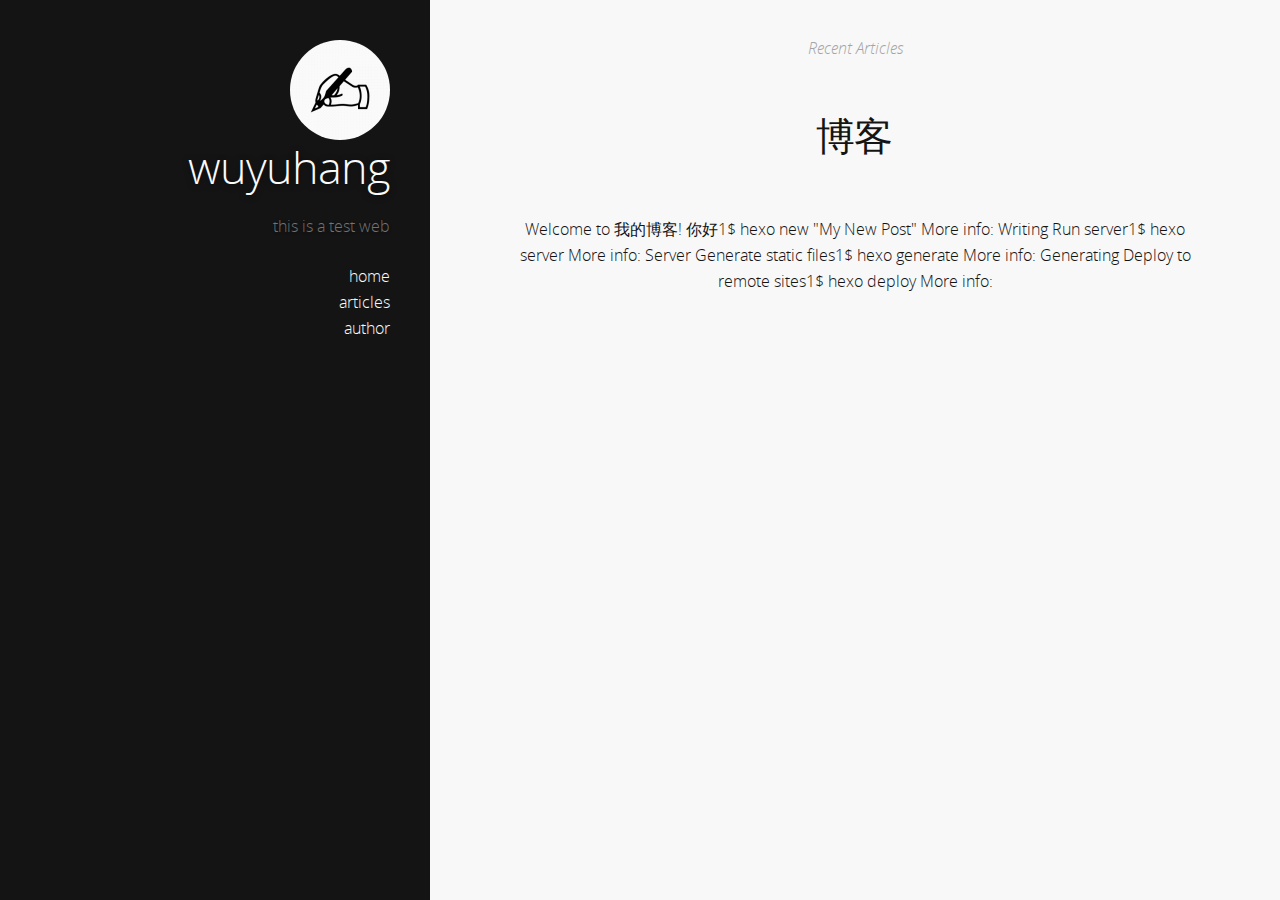
<file: index.html>
<!DOCTYPE html><html lang="en-us"><head><meta charset="UTF-8"><meta http-equiv="X-UA-Compatible" content="IE=edge,chrome=1"><title>wuyuhang</title><meta name="description"><meta name="generator" content="wuyuhang"><meta name="author" content="JMSWYH"><meta name="keywords" content="blog"><meta name="HandheldFriendly" content="True"><meta name="MobileOptimized" content="320"><meta name="viewport" content="width=device-width,initial-scale=1.0,maximum-scale=1,user-scalable=0"><link rel="stylesheet" type="text/css" href="/styles/screen.css"><link rel="apple-touch-icon" sizes="57x57" href="/images/apple-touch-icon-57x57.png"><link rel="apple-touch-icon" sizes="60x60" href="/images/apple-touch-icon-60x60.png"><link rel="apple-touch-icon" sizes="72x72" href="/images/apple-touch-icon-72x72.png"><link rel="apple-touch-icon" sizes="76x76" href="/images/apple-touch-icon-76x76.png"><link rel="apple-touch-icon" sizes="114x114" href="/images/apple-touch-icon-114x114.png"><link rel="apple-touch-icon" sizes="120x120" href="/images/apple-touch-icon-120x120.png"><link rel="apple-touch-icon" sizes="144x144" href="/images/apple-touch-icon-144x144.png"><link rel="apple-touch-icon" sizes="152x152" href="/images/apple-touch-icon-152x152.png"><link rel="apple-touch-icon" sizes="180x180" href="/images/apple-touch-icon-180x180.png"><link rel="icon" type="image/png" sizes="16x16" href="/images/favicon-16x16.png"><link rel="icon" type="image/png" sizes="32x32" href="/images/favicon-32x32.png"><link rel="icon" type="image/png" sizes="96x96" href="/images/favicon-96x96.png"><link rel="icon" type="image/png" sizes="128x128" href="/images/favicon-128.png"><link rel="icon" type="image/png" sizes="196x196" href="/images/favicon-196x196.png"><meta name="msapplication-TileColor" content="#FFFFFF"><meta name="msapplication-TileImage" content="mstile-144x144.png"><meta name="msapplication-square70x70logo" content="mstile-70x70.png"><meta name="msapplication-square150x150logo" content="mstile-150x150.png"><meta name="msapplication-wide310x150logo" content="mstile-310x150.png"><meta name="msapplication-square310x310logo" content="mstile-310x310.png"><link rel="stylesheet" href="/css/prism.css" type="text/css"></head><body itemscope itemtype="https://schema.org/WebPage"><header itemscope itemtype="https://schema.org/WPHeader"><div class="logo"></div><h1><a href="/" alt="wuyuhang" title="wuyuhang" itemprop="headline">wuyuhang</a></h1><p itemprop="description">this is a test web</p><nav itemscope itemtype="https://schema.org/SiteNavigationElement"><ul><li itemprop="name"><a href="/ " alt="home" title="home" itemprop="url">home</a></li><li itemprop="name"><a href="/articles" alt="articles" title="articles" itemprop="url">articles</a></li><li itemprop="name"><a href="/author" alt="author" title="author" itemprop="url">author</a></li></ul></nav><div class="space"></div></header><main itemscope itemtype="https://schema.org/Blog"><h4 class="page-title">Recent Articles</h4><a href="/2020/04/14/hello-world/" class="article"><article itemscope itemprop="blogPost" itemtype="https://schema.org/BlogPosting" class="item"><h2 itemprop="headline">博客</h2><span class="post-meta"></span><p itemprop="text" class="post-excerpt">Welcome to 我的博客! 
你好1$ hexo new &quot;My New Post&quot;

More info: Writing
Run server1$ hexo server

More info: Server
Generate static files1$ hexo generate

More info: Generating
Deploy to remote sites1$ hexo deploy

More info: </p></article></a></main></body></html>
</file>
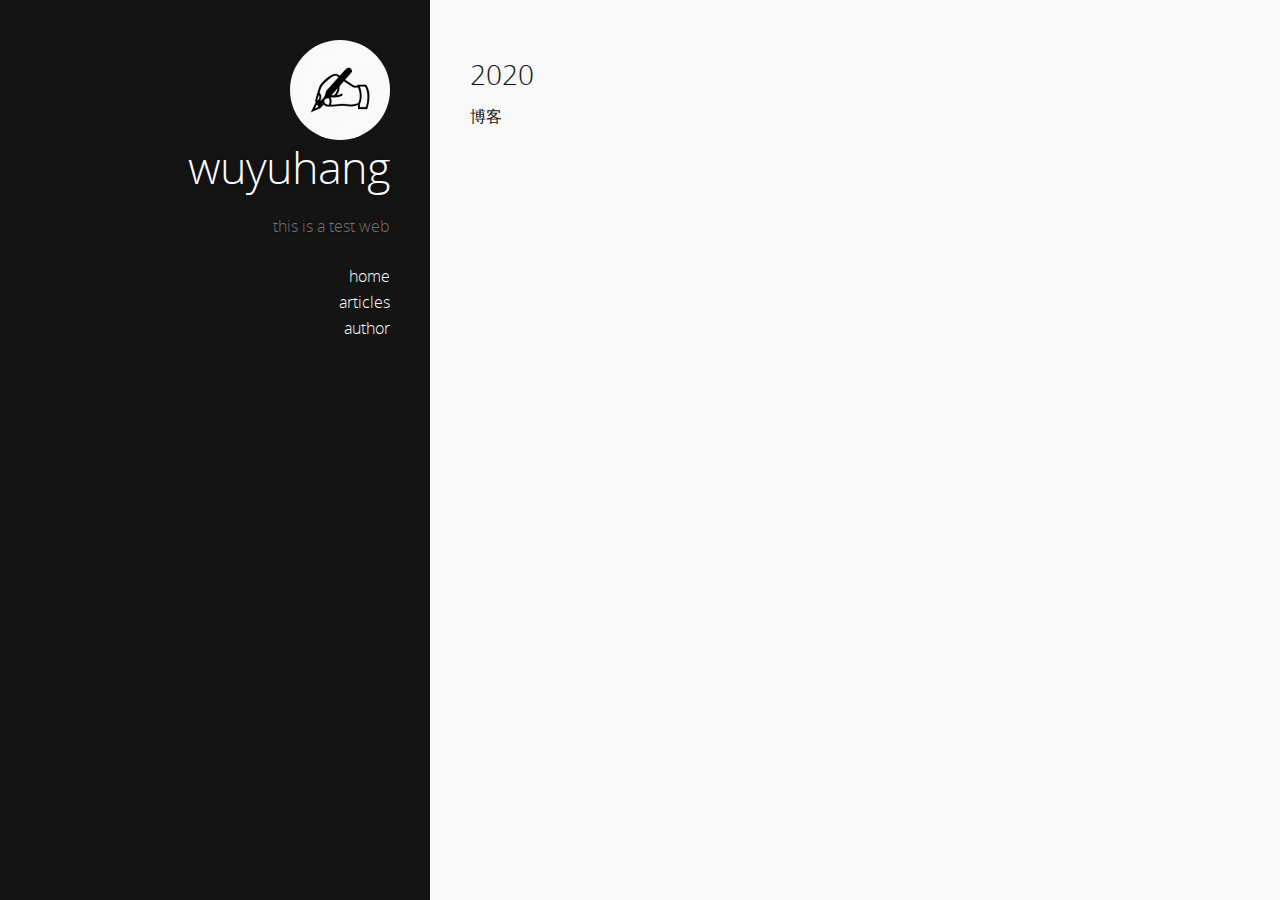
<file: archives/index.html>
<!DOCTYPE html><html lang="en-us"><head><meta charset="UTF-8"><meta http-equiv="X-UA-Compatible" content="IE=edge,chrome=1"><title>wuyuhang</title><meta name="description"><meta name="generator" content="wuyuhang"><meta name="author" content="JMSWYH"><meta name="keywords" content="blog"><meta name="HandheldFriendly" content="True"><meta name="MobileOptimized" content="320"><meta name="viewport" content="width=device-width,initial-scale=1.0,maximum-scale=1,user-scalable=0"><link rel="stylesheet" type="text/css" href="/styles/screen.css"><link rel="apple-touch-icon" sizes="57x57" href="/images/apple-touch-icon-57x57.png"><link rel="apple-touch-icon" sizes="60x60" href="/images/apple-touch-icon-60x60.png"><link rel="apple-touch-icon" sizes="72x72" href="/images/apple-touch-icon-72x72.png"><link rel="apple-touch-icon" sizes="76x76" href="/images/apple-touch-icon-76x76.png"><link rel="apple-touch-icon" sizes="114x114" href="/images/apple-touch-icon-114x114.png"><link rel="apple-touch-icon" sizes="120x120" href="/images/apple-touch-icon-120x120.png"><link rel="apple-touch-icon" sizes="144x144" href="/images/apple-touch-icon-144x144.png"><link rel="apple-touch-icon" sizes="152x152" href="/images/apple-touch-icon-152x152.png"><link rel="apple-touch-icon" sizes="180x180" href="/images/apple-touch-icon-180x180.png"><link rel="icon" type="image/png" sizes="16x16" href="/images/favicon-16x16.png"><link rel="icon" type="image/png" sizes="32x32" href="/images/favicon-32x32.png"><link rel="icon" type="image/png" sizes="96x96" href="/images/favicon-96x96.png"><link rel="icon" type="image/png" sizes="128x128" href="/images/favicon-128.png"><link rel="icon" type="image/png" sizes="196x196" href="/images/favicon-196x196.png"><meta name="msapplication-TileColor" content="#FFFFFF"><meta name="msapplication-TileImage" content="mstile-144x144.png"><meta name="msapplication-square70x70logo" content="mstile-70x70.png"><meta name="msapplication-square150x150logo" content="mstile-150x150.png"><meta name="msapplication-wide310x150logo" content="mstile-310x150.png"><meta name="msapplication-square310x310logo" content="mstile-310x310.png"><link rel="stylesheet" href="/css/prism.css" type="text/css"></head><body itemscope itemtype="https://schema.org/WebPage"><header itemscope itemtype="https://schema.org/WPHeader"><div class="logo"></div><h1><a href="/" alt="wuyuhang" title="wuyuhang" itemprop="headline">wuyuhang</a></h1><p itemprop="description">this is a test web</p><nav itemscope itemtype="https://schema.org/SiteNavigationElement"><ul><li itemprop="name"><a href="/ " alt="home" title="home" itemprop="url">home</a></li><li itemprop="name"><a href="/articles" alt="articles" title="articles" itemprop="url">articles</a></li><li itemprop="name"><a href="/author" alt="author" title="author" itemprop="url">author</a></li></ul></nav><div class="space"></div></header><main itemscope itemtype="https://schema.org/Blog"><article class="full"><h1 itemprop="headline"></h1><h4>2020</h4><ul><li itemprop="name"><a href="/2020/04/14/hello-world/" itemprop="url">博客</a></li></ul></article></main></body></html>
</file>
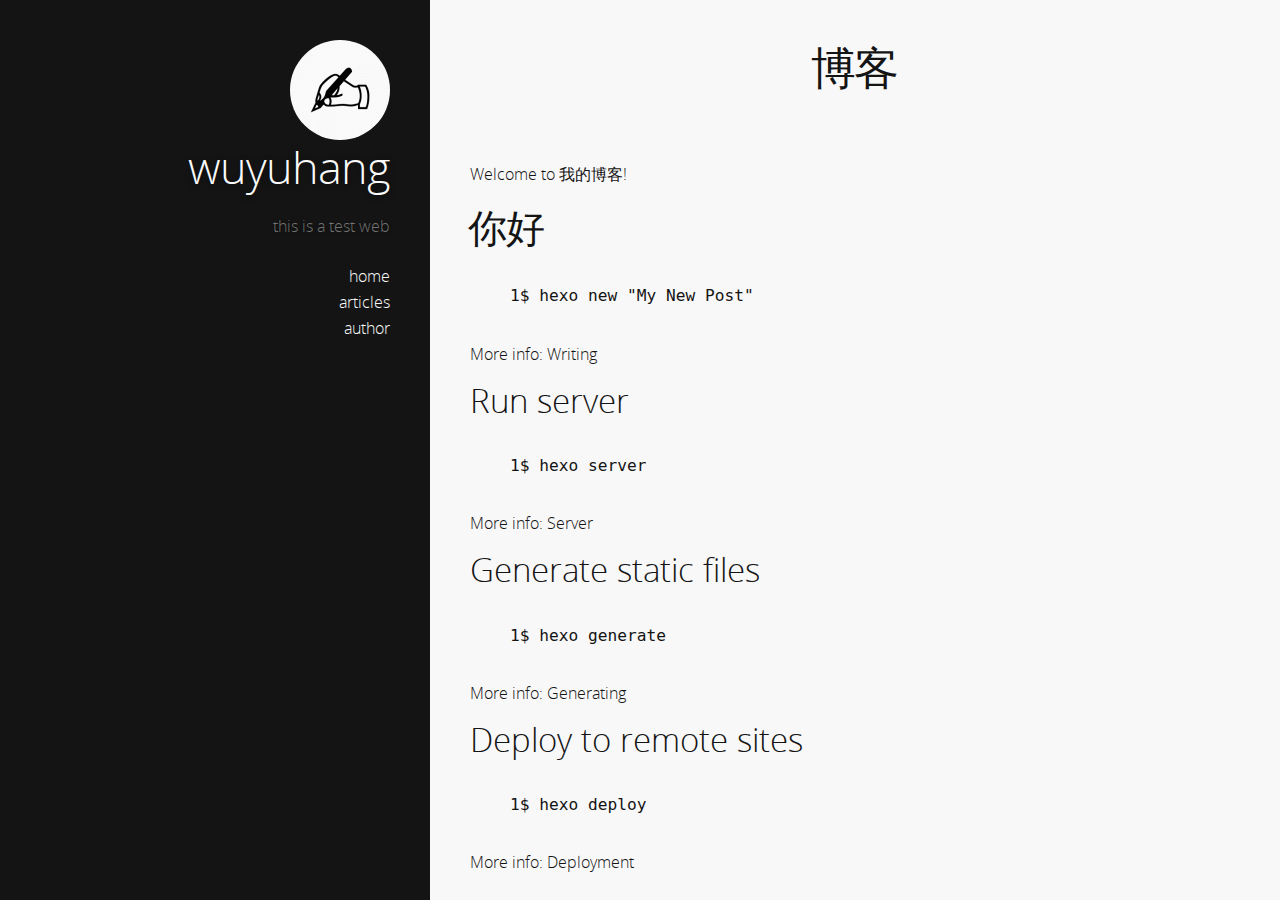
<file: 2020/04/14/hello-world/index.html>
<!DOCTYPE html><html lang="en-us"><head><meta charset="UTF-8"><meta http-equiv="X-UA-Compatible" content="IE=edge,chrome=1"><title>博客 | wuyuhang</title><meta name="description"><meta name="generator" content="wuyuhang"><meta name="author" content="JMSWYH"><meta name="keywords" content="blog"><meta name="HandheldFriendly" content="True"><meta name="MobileOptimized" content="320"><meta name="viewport" content="width=device-width,initial-scale=1.0,maximum-scale=1,user-scalable=0"><link rel="stylesheet" type="text/css" href="/styles/screen.css"><link rel="apple-touch-icon" sizes="57x57" href="/images/apple-touch-icon-57x57.png"><link rel="apple-touch-icon" sizes="60x60" href="/images/apple-touch-icon-60x60.png"><link rel="apple-touch-icon" sizes="72x72" href="/images/apple-touch-icon-72x72.png"><link rel="apple-touch-icon" sizes="76x76" href="/images/apple-touch-icon-76x76.png"><link rel="apple-touch-icon" sizes="114x114" href="/images/apple-touch-icon-114x114.png"><link rel="apple-touch-icon" sizes="120x120" href="/images/apple-touch-icon-120x120.png"><link rel="apple-touch-icon" sizes="144x144" href="/images/apple-touch-icon-144x144.png"><link rel="apple-touch-icon" sizes="152x152" href="/images/apple-touch-icon-152x152.png"><link rel="apple-touch-icon" sizes="180x180" href="/images/apple-touch-icon-180x180.png"><link rel="icon" type="image/png" sizes="16x16" href="/images/favicon-16x16.png"><link rel="icon" type="image/png" sizes="32x32" href="/images/favicon-32x32.png"><link rel="icon" type="image/png" sizes="96x96" href="/images/favicon-96x96.png"><link rel="icon" type="image/png" sizes="128x128" href="/images/favicon-128.png"><link rel="icon" type="image/png" sizes="196x196" href="/images/favicon-196x196.png"><meta name="msapplication-TileColor" content="#FFFFFF"><meta name="msapplication-TileImage" content="mstile-144x144.png"><meta name="msapplication-square70x70logo" content="mstile-70x70.png"><meta name="msapplication-square150x150logo" content="mstile-150x150.png"><meta name="msapplication-wide310x150logo" content="mstile-310x150.png"><meta name="msapplication-square310x310logo" content="mstile-310x310.png"><link rel="stylesheet" href="/css/prism.css" type="text/css"></head><body itemscope itemtype="https://schema.org/WebPage"><header itemscope itemtype="https://schema.org/WPHeader"><div class="logo"></div><h1><a href="/" alt="wuyuhang" title="wuyuhang" itemprop="headline">wuyuhang</a></h1><p itemprop="description">this is a test web</p><nav itemscope itemtype="https://schema.org/SiteNavigationElement"><ul><li itemprop="name"><a href="/ " alt="home" title="home" itemprop="url">home</a></li><li itemprop="name"><a href="/articles" alt="articles" title="articles" itemprop="url">articles</a></li><li itemprop="name"><a href="/author" alt="author" title="author" itemprop="url">author</a></li></ul></nav><div class="space"></div></header><main itemscope itemtype="https://schema.org/Blog"><article class="full"><h1 itemprop="headline" class="post-heading">博客</h1><span class="post-meta"></span><br><br><p>Welcome to <a href="https://jmswyh.github.io">我的博客</a>! </p>
<h2 id="你好"><a href="#你好" class="headerlink" title="你好"></a>你好</h2><figure class="highlight bash"><table><tr><td class="gutter"><pre><span class="line">1</span><br></pre></td><td class="code"><pre><span class="line">$ hexo new <span class="string">"My New Post"</span></span><br></pre></td></tr></table></figure>

<p>More info: <a href="https://hexo.io/docs/writing.html" target="_blank" rel="noopener">Writing</a></p>
<h3 id="Run-server"><a href="#Run-server" class="headerlink" title="Run server"></a>Run server</h3><figure class="highlight bash"><table><tr><td class="gutter"><pre><span class="line">1</span><br></pre></td><td class="code"><pre><span class="line">$ hexo server</span><br></pre></td></tr></table></figure>

<p>More info: <a href="https://hexo.io/docs/server.html" target="_blank" rel="noopener">Server</a></p>
<h3 id="Generate-static-files"><a href="#Generate-static-files" class="headerlink" title="Generate static files"></a>Generate static files</h3><figure class="highlight bash"><table><tr><td class="gutter"><pre><span class="line">1</span><br></pre></td><td class="code"><pre><span class="line">$ hexo generate</span><br></pre></td></tr></table></figure>

<p>More info: <a href="https://hexo.io/docs/generating.html" target="_blank" rel="noopener">Generating</a></p>
<h3 id="Deploy-to-remote-sites"><a href="#Deploy-to-remote-sites" class="headerlink" title="Deploy to remote sites"></a>Deploy to remote sites</h3><figure class="highlight bash"><table><tr><td class="gutter"><pre><span class="line">1</span><br></pre></td><td class="code"><pre><span class="line">$ hexo deploy</span><br></pre></td></tr></table></figure>

<p>More info: <a href="https://hexo.io/docs/one-command-deployment.html" target="_blank" rel="noopener">Deployment</a></p>
</article><br><br><br><br><br></main></body></html>
</file>
<file: css/prism.css>
/**
 * prism.js default theme for JavaScript, CSS and HTML
 * Based on dabblet (http://dabblet.com)
 * @author Lea Verou
 */

code[class*="language-"],
pre[class*="language-"] {
	color: black;
	background: none;
	text-shadow: 0 1px white;
	font-family: Consolas, Monaco, 'Andale Mono', 'Ubuntu Mono', monospace;
	font-size: 1em;
	text-align: left;
	white-space: pre;
	word-spacing: normal;
	word-break: normal;
	word-wrap: normal;
	line-height: 1.5;

	-moz-tab-size: 4;
	-o-tab-size: 4;
	tab-size: 4;

	-webkit-hyphens: none;
	-moz-hyphens: none;
	-ms-hyphens: none;
	hyphens: none;
}

pre[class*="language-"]::-moz-selection, pre[class*="language-"] ::-moz-selection,
code[class*="language-"]::-moz-selection, code[class*="language-"] ::-moz-selection {
	text-shadow: none;
	background: #b3d4fc;
}

pre[class*="language-"]::selection, pre[class*="language-"] ::selection,
code[class*="language-"]::selection, code[class*="language-"] ::selection {
	text-shadow: none;
	background: #b3d4fc;
}

@media print {
	code[class*="language-"],
	pre[class*="language-"] {
		text-shadow: none;
	}
}

/* Code blocks */
pre[class*="language-"] {
	padding: 1em;
	margin: .5em 0;
	overflow: auto;
}

:not(pre) > code[class*="language-"],
pre[class*="language-"] {
	background: #f5f2f0;
}

/* Inline code */
:not(pre) > code[class*="language-"] {
	padding: .1em;
	border-radius: .3em;
	white-space: normal;
}

.token.comment,
.token.prolog,
.token.doctype,
.token.cdata {
	color: slategray;
}

.token.punctuation {
	color: #999;
}

.token.namespace {
	opacity: .7;
}

.token.property,
.token.tag,
.token.boolean,
.token.number,
.token.constant,
.token.symbol,
.token.deleted {
	color: #905;
}

.token.selector,
.token.attr-name,
.token.string,
.token.char,
.token.builtin,
.token.inserted {
	color: #690;
}

.token.operator,
.token.entity,
.token.url,
.language-css .token.string,
.style .token.string {
	color: #9a6e3a;
	background: hsla(0, 0%, 100%, .5);
}

.token.atrule,
.token.attr-value,
.token.keyword {
	color: #07a;
}

.token.function,
.token.class-name {
	color: #DD4A68;
}

.token.regex,
.token.important,
.token.variable {
	color: #e90;
}

.token.important,
.token.bold {
	font-weight: bold;
}
.token.italic {
	font-style: italic;
}

.token.entity {
	cursor: help;
}
</file>
<file: styles/screen.css>
/*! normalize.css v3.0.2 | MIT License | git.io/normalize */

/**
 * 1. Set default font family to sans-serif.
 * 2. Prevent iOS text size adjust after orientation change, without disabling
 *    user zoom.
 */

html {
  font-family: sans-serif; /* 1 */
  -ms-text-size-adjust: 100%; /* 2 */
  -webkit-text-size-adjust: 100%; /* 2 */
}

/**
 * Remove default margin.
 */

body {
  margin: 0;
}

/* HTML5 display definitions
   ========================================================================== */

/**
 * Correct `block` display not defined for any HTML5 element in IE 8/9.
 * Correct `block` display not defined for `details` or `summary` in IE 10/11
 * and Firefox.
 * Correct `block` display not defined for `main` in IE 11.
 */

article,
aside,
details,
figcaption,
figure,
footer,
header,
hgroup,
main,
menu,
nav,
section,
summary {
  display: block;
}

/**
 * 1. Correct `inline-block` display not defined in IE 8/9.
 * 2. Normalize vertical alignment of `progress` in Chrome, Firefox, and Opera.
 */

audio,
canvas,
progress,
video {
  display: inline-block; /* 1 */
  vertical-align: baseline; /* 2 */
}

/**
 * Prevent modern browsers from displaying `audio` without controls.
 * Remove excess height in iOS 5 devices.
 */

audio:not([controls]) {
  display: none;
  height: 0;
}

/**
 * Address `[hidden]` styling not present in IE 8/9/10.
 * Hide the `template` element in IE 8/9/11, Safari, and Firefox < 22.
 */

[hidden],
template {
  display: none;
}

/* Links
   ========================================================================== */

/**
 * Remove the gray background color from active links in IE 10.
 */

a {
  background-color: transparent;
}

/**
 * Improve readability when focused and also mouse hovered in all browsers.
 */

a:active,
a:hover {
  outline: 0;
}

/* Text-level semantics
   ========================================================================== */

/**
 * Address styling not present in IE 8/9/10/11, Safari, and Chrome.
 */

abbr[title] {
  border-bottom: 1px dotted;
}

/**
 * Address style set to `bolder` in Firefox 4+, Safari, and Chrome.
 */

b,
strong {
  font-weight: bold;
}

/**
 * Address styling not present in Safari and Chrome.
 */

dfn {
  font-style: italic;
}

/**
 * Address variable `h1` font-size and margin within `section` and `article`
 * contexts in Firefox 4+, Safari, and Chrome.
 */

h1 {
  font-size: 2em;
  margin: 0.67em 0;
}

/**
 * Address styling not present in IE 8/9.
 */

mark {
  background: #ff0;
  color: #000;
}

/**
 * Address inconsistent and variable font size in all browsers.
 */

small {
  font-size: 80%;
}

/**
 * Prevent `sub` and `sup` affecting `line-height` in all browsers.
 */

sub,
sup {
  font-size: 75%;
  line-height: 0;
  position: relative;
  vertical-align: baseline;
}

sup {
  top: -0.5em;
}

sub {
  bottom: -0.25em;
}

/* Embedded content
   ========================================================================== */

/**
 * Remove border when inside `a` element in IE 8/9/10.
 */

img {
  border: 0;
}

/**
 * Correct overflow not hidden in IE 9/10/11.
 */

svg:not(:root) {
  overflow: hidden;
}

/* Grouping content
   ========================================================================== */

/**
 * Address margin not present in IE 8/9 and Safari.
 */

figure {
  margin: 1em 40px;
}

/**
 * Address differences between Firefox and other browsers.
 */

hr {
  -moz-box-sizing: content-box;
  box-sizing: content-box;
  height: 0;
}

/**
 * Contain overflow in all browsers.
 */

pre {
  overflow: auto;
}

/**
 * Address odd `em`-unit font size rendering in all browsers.
 */

code,
kbd,
pre,
samp {
  font-family: monospace, monospace;
  font-size: 1em;
}

/* Forms
   ========================================================================== */

/**
 * Known limitation: by default, Chrome and Safari on OS X allow very limited
 * styling of `select`, unless a `border` property is set.
 */

/**
 * 1. Correct color not being inherited.
 *    Known issue: affects color of disabled elements.
 * 2. Correct font properties not being inherited.
 * 3. Address margins set differently in Firefox 4+, Safari, and Chrome.
 */

button,
input,
optgroup,
select,
textarea {
  color: inherit; /* 1 */
  font: inherit; /* 2 */
  margin: 0; /* 3 */
}

/**
 * Address `overflow` set to `hidden` in IE 8/9/10/11.
 */

button {
  overflow: visible;
}

/**
 * Address inconsistent `text-transform` inheritance for `button` and `select`.
 * All other form control elements do not inherit `text-transform` values.
 * Correct `button` style inheritance in Firefox, IE 8/9/10/11, and Opera.
 * Correct `select` style inheritance in Firefox.
 */

button,
select {
  text-transform: none;
}

/**
 * 1. Avoid the WebKit bug in Android 4.0.* where (2) destroys native `audio`
 *    and `video` controls.
 * 2. Correct inability to style clickable `input` types in iOS.
 * 3. Improve usability and consistency of cursor style between image-type
 *    `input` and others.
 */

button,
html input[type="button"], /* 1 */
input[type="reset"],
input[type="submit"] {
  -webkit-appearance: button; /* 2 */
  cursor: pointer; /* 3 */
}

/**
 * Re-set default cursor for disabled elements.
 */

button[disabled],
html input[disabled] {
  cursor: default;
}

/**
 * Remove inner padding and border in Firefox 4+.
 */

button::-moz-focus-inner,
input::-moz-focus-inner {
  border: 0;
  padding: 0;
}

/**
 * Address Firefox 4+ setting `line-height` on `input` using `!important` in
 * the UA stylesheet.
 */

input {
  line-height: normal;
}

/**
 * It's recommended that you don't attempt to style these elements.
 * Firefox's implementation doesn't respect box-sizing, padding, or width.
 *
 * 1. Address box sizing set to `content-box` in IE 8/9/10.
 * 2. Remove excess padding in IE 8/9/10.
 */

input[type="checkbox"],
input[type="radio"] {
  box-sizing: border-box; /* 1 */
  padding: 0; /* 2 */
}

/**
 * Fix the cursor style for Chrome's increment/decrement buttons. For certain
 * `font-size` values of the `input`, it causes the cursor style of the
 * decrement button to change from `default` to `text`.
 */

input[type="number"]::-webkit-inner-spin-button,
input[type="number"]::-webkit-outer-spin-button {
  height: auto;
}

/**
 * 1. Address `appearance` set to `searchfield` in Safari and Chrome.
 * 2. Address `box-sizing` set to `border-box` in Safari and Chrome
 *    (include `-moz` to future-proof).
 */

input[type="search"] {
  -webkit-appearance: textfield; /* 1 */
  -moz-box-sizing: content-box;
  -webkit-box-sizing: content-box; /* 2 */
  box-sizing: content-box;
}

/**
 * Remove inner padding and search cancel button in Safari and Chrome on OS X.
 * Safari (but not Chrome) clips the cancel button when the search input has
 * padding (and `textfield` appearance).
 */

input[type="search"]::-webkit-search-cancel-button,
input[type="search"]::-webkit-search-decoration {
  -webkit-appearance: none;
}

/**
 * Define consistent border, margin, and padding.
 */

fieldset {
  border: 1px solid #c0c0c0;
  margin: 0 2px;
  padding: 0.35em 0.625em 0.75em;
}

/**
 * 1. Correct `color` not being inherited in IE 8/9/10/11.
 * 2. Remove padding so people aren't caught out if they zero out fieldsets.
 */

legend {
  border: 0; /* 1 */
  padding: 0; /* 2 */
}

/**
 * Remove default vertical scrollbar in IE 8/9/10/11.
 */

textarea {
  overflow: auto;
}

/**
 * Don't inherit the `font-weight` (applied by a rule above).
 * NOTE: the default cannot safely be changed in Chrome and Safari on OS X.
 */

optgroup {
  font-weight: bold;
}

/* Tables
   ========================================================================== */

/**
 * Remove most spacing between table cells.
 */

table {
  border-collapse: collapse;
  border-spacing: 0;
}

td,
th {
  padding: 0;
}

@font-face {
  font-family: 'Open Sans';
  font-style: normal;
  font-weight: 300;
  src: url("../fonts/opensans/300.woff2") format('woff2'), url("../fonts/opensans/300.woff") format('woff');
}
@font-face {
  font-family: 'Open Sans';
  font-style: normal;
  font-weight: 400;
  src: url("../fonts/opensans/400.woff2") format('woff2'), url("../fonts/opensans/400.woff") format('woff');
}
@font-face {
  font-family: 'Open Sans';
  font-style: normal;
  font-weight: 600;
  src: url("../fonts/opensans/600.woff2") format('woff2'), url("../fonts/opensans/600.woff") format('woff');
}
@font-face {
  font-family: 'Open Sans';
  font-style: normal;
  font-weight: 700;
  src: url("../fonts/opensans/700.woff2") format('woff2'), url("../fonts/opensans/700.woff") format('woff');
}
@font-face {
  font-family: 'Open Sans';
  font-style: normal;
  font-weight: 800;
  src: url("../fonts/opensans/800.woff2") format('woff2'), url("../fonts/opensans/800.woff") format('woff');
}
@font-face {
  font-family: 'Open Sans';
  font-style: italic;
  font-weight: 300;
  src: url("../fonts/opensans/300i.woff2") format('woff2'), url("../fonts/opensans/300i.woff") format('woff');
}
@font-face {
  font-family: 'Open Sans';
  font-style: italic;
  font-weight: 400;
  src: url("../fonts/opensans/400i.woff2") format('woff2'), url("../fonts/opensans/400i.woff") format('woff');
}
@font-face {
  font-family: 'Open Sans';
  font-style: italic;
  font-weight: 600;
  src: url("../fonts/opensans/600i.woff2") format('woff2'), url("../fonts/opensans/600i.woff") format('woff');
}
@font-face {
  font-family: 'Open Sans';
  font-style: italic;
  font-weight: 700;
  src: url("../fonts/opensans/700i.woff2") format('woff2'), url("../fonts/opensans/700i.woff") format('woff');
}
@font-face {
  font-family: 'Open Sans';
  font-style: italic;
  font-weight: 800;
  src: url("../fonts/opensans/800i.woff2") format('woff2'), url("../fonts/opensans/800i.woff") format('woff');
}
@font-face {
  font-family: 'Fira Mono';
  font-style: normal;
  font-weight: 400;
  src: url("../fonts/fira/400.woff2") format('woff2'), url("../fonts/fira/400.woff") format('woff');
}
@font-face {
  font-family: 'Fira Mono';
  font-style: normal;
  font-weight: 500;
  src: url("../fonts/fira/500.woff2") format('woff2'), url("../fonts/fira/500.woff") format('woff');
}
@font-face {
  font-family: 'Fira Mono';
  font-style: normal;
  font-weight: 700;
  src: url("../fonts/fira/700.woff2") format('woff2'), url("../fonts/fira/700.woff") format('woff');
}
html {
  font-size: 62.5%;
}
body {
  color: #141414;
  margin: 0;
  height: 100vh;
  -webkit-box-orient: vertical;
  -moz-box-orient: vertical;
  -o-box-orient: vertical;
  -webkit-flex-direction: column;
  -ms-flex-direction: column;
  flex-direction: column;
  font-family: 'Open Sans', sans-serif;
  font-size: 1.62rem;
  font-weight: 300;
  line-height: 1.6em;
}
a {
  color: #141414;
  text-decoration: none;
}
a:hover {
  -webkit-transition: color 0.3s ease;
  -moz-transition: color 0.3s ease;
  -o-transition: color 0.3s ease;
  -ms-transition: color 0.3s ease;
  transition: color 0.3s ease;
}
::-moz-selection,
::selection {
  color: #141414;
  background: $blue;
  text-shadow: none;
}
header,
main {
  overflow-y: auto;
  -webkit-overflow-scrolling: touch;
  padding: 20px;
}
header {
  -webkit-box-flex: 1;
  -moz-box-flex: 1;
  -o-box-flex: 1;
  box-flex: 1;
  -webkit-flex: 1;
  -ms-flex: 1;
  flex: 1;
  overflow: hidden;
  position: relative;
  text-align: center;
}
header a,
header h1,
header p,
header nav {
  position: relative;
  z-index: 2;
}
header a {
  color: #fafafa;
  text-decoration: none;
}
header a:hover {
  text-decoration: underline;
}
header h1 {
  color: #fafafa;
  font-family: 'Open Sans', sans-serif;
  font-size: 4.5rem;
  font-weight: 300;
  letter-spacing: -1px;
  text-shadow: 0 1px 6px rgba(0,0,0,0.5);
}
header h1 a:hover {
  text-decoration: none;
}
header p {
  color: #737373;
  font-family: 'Open Sans', sans-serif;
  font-size: 1.62rem;
  font-weight: 300;
  letter-spacing: 0;
  margin: 0;
  text-shadow: 0 1px 3px rgba(0,0,0,0.35);
}
header nav ul {
  list-style: none;
  margin: 0;
  padding: 0;
}
header nav ul li {
  display: inline-block;
  padding: 12px 0 12px 12px;
}
header nav ul li:after {
  content: '·';
  padding-left: 12px;
}
header nav ul li:last-child:after {
  content: '';
}
header .space {
  -webkit-animation: slide 8s linear infinite;
  -moz-animation: slide 8s linear infinite;
  -o-animation: slide 8s linear infinite;
  -ms-animation: slide 8s linear infinite;
  animation: slide 8s linear infinite;
  background-color: #141414;
  background-position: center center;
  -webkit-background-size: 240px;
  -moz-background-size: 240px;
  background-size: 240px;
  height: 400%;
  left: 0;
  position: absolute;
  top: 0;
  width: 400%;
  z-index: 1;
}
header .logo {
  height: 100px;
  width: 100px;
  border-radius: 50%;
  -webkit-background-size: contain;
  -moz-background-size: contain;
  background-size: contain;
  background: url("../images/logo.png") no-repeat #fafafa;
  background-color: #fafafa;
  background-position: center;
  position: relative;
  z-index: 2;
  margin: auto;
}
main {
  background: #f8f8f8;
  -webkit-box-flex: 2;
  -moz-box-flex: 2;
  -o-box-flex: 2;
  box-flex: 2;
  -webkit-flex: 2;
  -ms-flex: 2;
  flex: 2;
  hypens: auto;
  overflow-x: hidden;
  padding: 20px;
  text-align: left;
  word-break: normal;
  word-wrap: break-word;
}
main a.article {
  color: #141414;
  text-decoration: none;
}
main a.article:last-of-type article {
  border: none;
}
main a.article:last-of-type article:after {
  background: none;
  border: none;
  -webkit-box-shadow: none;
  box-shadow: none;
  padding-bottom: 20px;
}
main a.article:hover h2 {
  color: #737373;
  -webkit-transition: color 0.3s ease;
  -moz-transition: color 0.3s ease;
  -o-transition: color 0.3s ease;
  -ms-transition: color 0.3s ease;
  transition: color 0.3s ease;
}
main .page-title {
  color: #a4a4a4;
  font-family: 'Open Sans', sans-serif;
  font-size: 1.62rem;
  font-style: italic;
  font-weight: 300;
  margin: 0;
  padding-bottom: 16px;
  text-align: center;
}
main .post-meta {
  color: #a4a4a4;
  display: inline-block;
  font-family: 'Open Sans', sans-serif;
  font-weight: 300;
  font-size: 1.62rem;
  margin: 0;
}
main article.item {
  border-bottom: 1px solid rgba(0,0,0,0.15);
  color: #141414;
  padding: 40px;
  text-align: center;
}
main article.item h2 {
  break-word: normal;
  color: #141414;
  margin-bottom: 16px;
  word-wrap: break-word;
}
main article.item p.post-excerpt {
  font-size: 1.62rem;
  line-height: 1.6em;
  margin: 16px 0 0 0;
}
main article.item:after {
  display: block;
  content: '';
  width: 7px;
  height: 7px;
  border: 1px solid #dadada 1px solid;
  position: relative;
  top: 45px;
  left: 50%;
  margin-left: -5px;
  background: #d3d3d3;
  border-radius: 100%;
  -webkit-box-shadow: #f8f8f8 0 0 0 5px;
  box-shadow: #f8f8f8 0 0 0 5px;
}
main article.full {
  padding-bottom: 20px;
}
main article.full span.page-tag-anchor {
  float: right;
}
main article.full h1.post-heading {
  text-align: center;
  margin: auto;
}
main article.full h2 {
  margin: 0;
}
main article.full ul {
  list-style: none;
  padding: 0;
}
main article.full a {
  text-decoration: none;
}
main article.full a:hover {
  color: #737373;
}
main article.full p + img {
  margin-top: 0;
}
main article.full img {
  border-radius: 3px;
  height: auto;
  margin-top: 20px;
  width: 100%;
}
main article.full blockquote {
  -webkit-box-sizing: border-box;
  -moz-box-sizing: border-box;
  box-sizing: border-box;
  margin: 1.6em 0 1.6em 0;
  padding: 0 0 0 1.6em;
  border-left: #141414 0.4em solid;
}
main article.full blockquote footer {
  text-align: left;
  padding: 0;
  border: 0;
  background: none;
  color: #141414;
  line-height: 1.6em;
  font-size: 0.9em;
}
main article.full blockquote p {
  margin: 0.8em 0;
  font-style: italic;
}
main article.full blockquote small {
  display: inline-block;
  margin: 0.8em 0 0.8em 1.5em;
  font-size: 0.9rem;
  color: #f8f8f8;
}
main article.full blockquote small:before {
  content: '\2014 \00A0';
}
main article.full blockquote ol,
main article.full blockquote ul {
  font-style: italic;
}
main article.full blockquote cite {
  font-weight: bold;
}
main article.full blockquote cite:before {
  content: '—';
  padding: 0 0.3em;
}
main article.full blockquote cite a {
  color: $link-article-color;
  font-weight: normal;
}
main article.full .noshadow {
  -webkit-box-shadow: none;
  box-shadow: none;
  border-radius: 0;
}
main article.full .logos {
  display: inline-block;
  clear: both;
}
main article.full .logos img {
  width: auto;
}
main article.full .left {
  float: left;
}
main article.full .right {
  float: right;
}
main span.next-post {
  float: right;
}
main span.next-post a:hover {
  color: #737373;
}
main span.prev-post {
  float: left;
}
main span.prev-post a:hover {
  color: #737373;
}
main section#comments {
  border-top: 1px solid rgba(0,0,0,0.15);
  padding-top: 20px;
}
main footer {
  padding: 0;
  text-align: center;
  position: relative;
  padding: 4rem 0;
  border: 1px solid #d3d3d3 1px solid;
  font-size: 1.3rem;
  line-height: 2.1em;
  color: #8a8a8a;
  background: #ececec;
}
main footer :not(main) > a {
  color: #434343;
  font-weight: 700;
  text-decoration: none;
}
main .avatar {
  margin: auto;
  width: 150px;
  height: 150px;
  border-radius: 50%;
  background: url("../images/avatar.jpg");
  background-repeat: no-repeat;
  -webkit-background-size: 100% 100%;
  -moz-background-size: 100% 100%;
  background-size: 100% 100%;
  -webkit-box-shadow: 0px 0px 14px 0px rgba(0,0,0,0.75);
  -moz-box-shadow: 0px 0px 14px 0px rgba(0,0,0,0.75);
  -webkit-box-shadow: 0px 0px 14px 0px rgba(0,0,0,0.75);
  box-shadow: 0px 0px 14px 0px rgba(0,0,0,0.75);
}
main .avatar-name {
  text-align: center;
  font-size: 3.3rem;
  margin: 30px auto 9px auto;
  color: #141414;
}
main .avatar-description {
  margin-top: 5px;
  text-align: center;
  color: #737373;
  font-size: 2.1rem;
}
main .social-container {
  margin: 10px auto auto auto;
  text-align: center;
}
main .social-container a .icons {
  margin-right: 12px;
  margin-left: 12px;
  padding: auto 12px;
  color: #7d7d7d;
  font-size: 2.3rem;
}
main .social-container a .icons:hover {
  color: #141414;
}
main .social-container a .no-icons {
  font-weight: 800;
  font-size: 2.5rem;
}
h1,
h2,
h3,
h4,
h5,
h6 {
  font-family: 'Open Sans', sans-serif;
  font-weight: 300;
  line-height: 1;
  margin-top: 0;
  margin-bottom: 20px;
  text-rendering: optimizeLegibility;
}
h1 {
  font-size: 4.5rem;
  letter-spacing: -2px;
  line-height: 1.2em;
  text-indent: -3px;
}
h2 {
  font-size: 3.9rem;
  letter-spacing: -1px;
  line-height: 1.2em;
  text-indent: -2px;
}
h3 {
  font-size: 3.3rem;
}
h4 {
  font-size: 2.8rem;
  margin-bottom: 0;
}
h5 {
  font-size: 2.4rem;
}
h6 {
  font-size: 2rem;
}
a {
  -webkit-transition: color ease 0.3s;
  -moz-transition: color ease 0.3s;
  -o-transition: color ease 0.3s;
  -ms-transition: color ease 0.3s;
  transition: color ease 0.3s;
  text-decoration: none;
}
a:hover {
  color: $link-article-color;
}
hr {
  display: block;
  height: 1px;
  border: 0;
  border-top: #d3d3d3 1px solid;
  margin: 40px 0;
  padding: 0;
}
hr:after {
  display: block;
  content: '';
  width: 7px;
  height: 7px;
  border: 1px solid #dadada 1px solid;
  position: relative;
  top: -5px;
  left: 50%;
  margin-left: -5px;
  background: #d3d3d3;
  border-radius: 100%;
  -webkit-box-shadow: #f8f8f8 0 0 0 5px;
  box-shadow: #f8f8f8 0 0 0 5px;
}
@media (min-width: 720px) {
  body {
    display: -webkit-box;
    display: -moz-box;
    display: -webkit-flex;
    display: -ms-flexbox;
    display: box;
    display: flex;
    -webkit-box-orient: horizontal;
    -moz-box-orient: horizontal;
    -o-box-orient: horizontal;
    -webkit-flex-direction: row;
    -ms-flex-direction: row;
    flex-direction: row;
  }
  body header {
    -webkit-box-flex: 1;
    -moz-box-flex: 1;
    -o-box-flex: 1;
    box-flex: 1;
    -webkit-flex: 1;
    -ms-flex: 1;
    flex: 1;
    overflow: hidden;
    text-align: right;
    padding: 40px;
    max-width: 350px;
  }
  body header .logo {
    margin-right: 0;
  }
  body header nav ul {
    padding-top: 24px;
  }
  body header nav ul li {
    display: block;
    line-height: 1.6em;
    padding: 0;
  }
  body header nav ul li:after {
    content: '';
    padding: 0;
  }
  body main {
    -webkit-box-flex: 2;
    -moz-box-flex: 2;
    -o-box-flex: 2;
    box-flex: 2;
    -webkit-flex: 2;
    -ms-flex: 2;
    flex: 2;
    padding: 40px;
  }
  body main form .form-column input[type="name"],
  body main form .form-column input[type="email"] {
    width: 35%;
    margin: 0.5em 0.5em 0.5em 0;
  }
}
@-moz-keyframes slide {
  0% {
    -webkit-transform: translate3d(0, 0, 0);
    -moz-transform: translate3d(0, 0, 0);
    -o-transform: translate3d(0, 0, 0);
    -ms-transform: translate3d(0, 0, 0);
    transform: translate3d(0, 0, 0);
  }
  100% {
    -webkit-transform: translate3d(-240px, -240px, 0);
    -moz-transform: translate3d(-240px, -240px, 0);
    -o-transform: translate3d(-240px, -240px, 0);
    -ms-transform: translate3d(-240px, -240px, 0);
    transform: translate3d(-240px, -240px, 0);
  }
}
@-webkit-keyframes slide {
  0% {
    -webkit-transform: translate3d(0, 0, 0);
    -moz-transform: translate3d(0, 0, 0);
    -o-transform: translate3d(0, 0, 0);
    -ms-transform: translate3d(0, 0, 0);
    transform: translate3d(0, 0, 0);
  }
  100% {
    -webkit-transform: translate3d(-240px, -240px, 0);
    -moz-transform: translate3d(-240px, -240px, 0);
    -o-transform: translate3d(-240px, -240px, 0);
    -ms-transform: translate3d(-240px, -240px, 0);
    transform: translate3d(-240px, -240px, 0);
  }
}
@-o-keyframes slide {
  0% {
    -webkit-transform: translate3d(0, 0, 0);
    -moz-transform: translate3d(0, 0, 0);
    -o-transform: translate3d(0, 0, 0);
    -ms-transform: translate3d(0, 0, 0);
    transform: translate3d(0, 0, 0);
  }
  100% {
    -webkit-transform: translate3d(-240px, -240px, 0);
    -moz-transform: translate3d(-240px, -240px, 0);
    -o-transform: translate3d(-240px, -240px, 0);
    -ms-transform: translate3d(-240px, -240px, 0);
    transform: translate3d(-240px, -240px, 0);
  }
}
@keyframes slide {
  0% {
    -webkit-transform: translate3d(0, 0, 0);
    -moz-transform: translate3d(0, 0, 0);
    -o-transform: translate3d(0, 0, 0);
    -ms-transform: translate3d(0, 0, 0);
    transform: translate3d(0, 0, 0);
  }
  100% {
    -webkit-transform: translate3d(-240px, -240px, 0);
    -moz-transform: translate3d(-240px, -240px, 0);
    -o-transform: translate3d(-240px, -240px, 0);
    -ms-transform: translate3d(-240px, -240px, 0);
    transform: translate3d(-240px, -240px, 0);
  }
}
</file>
